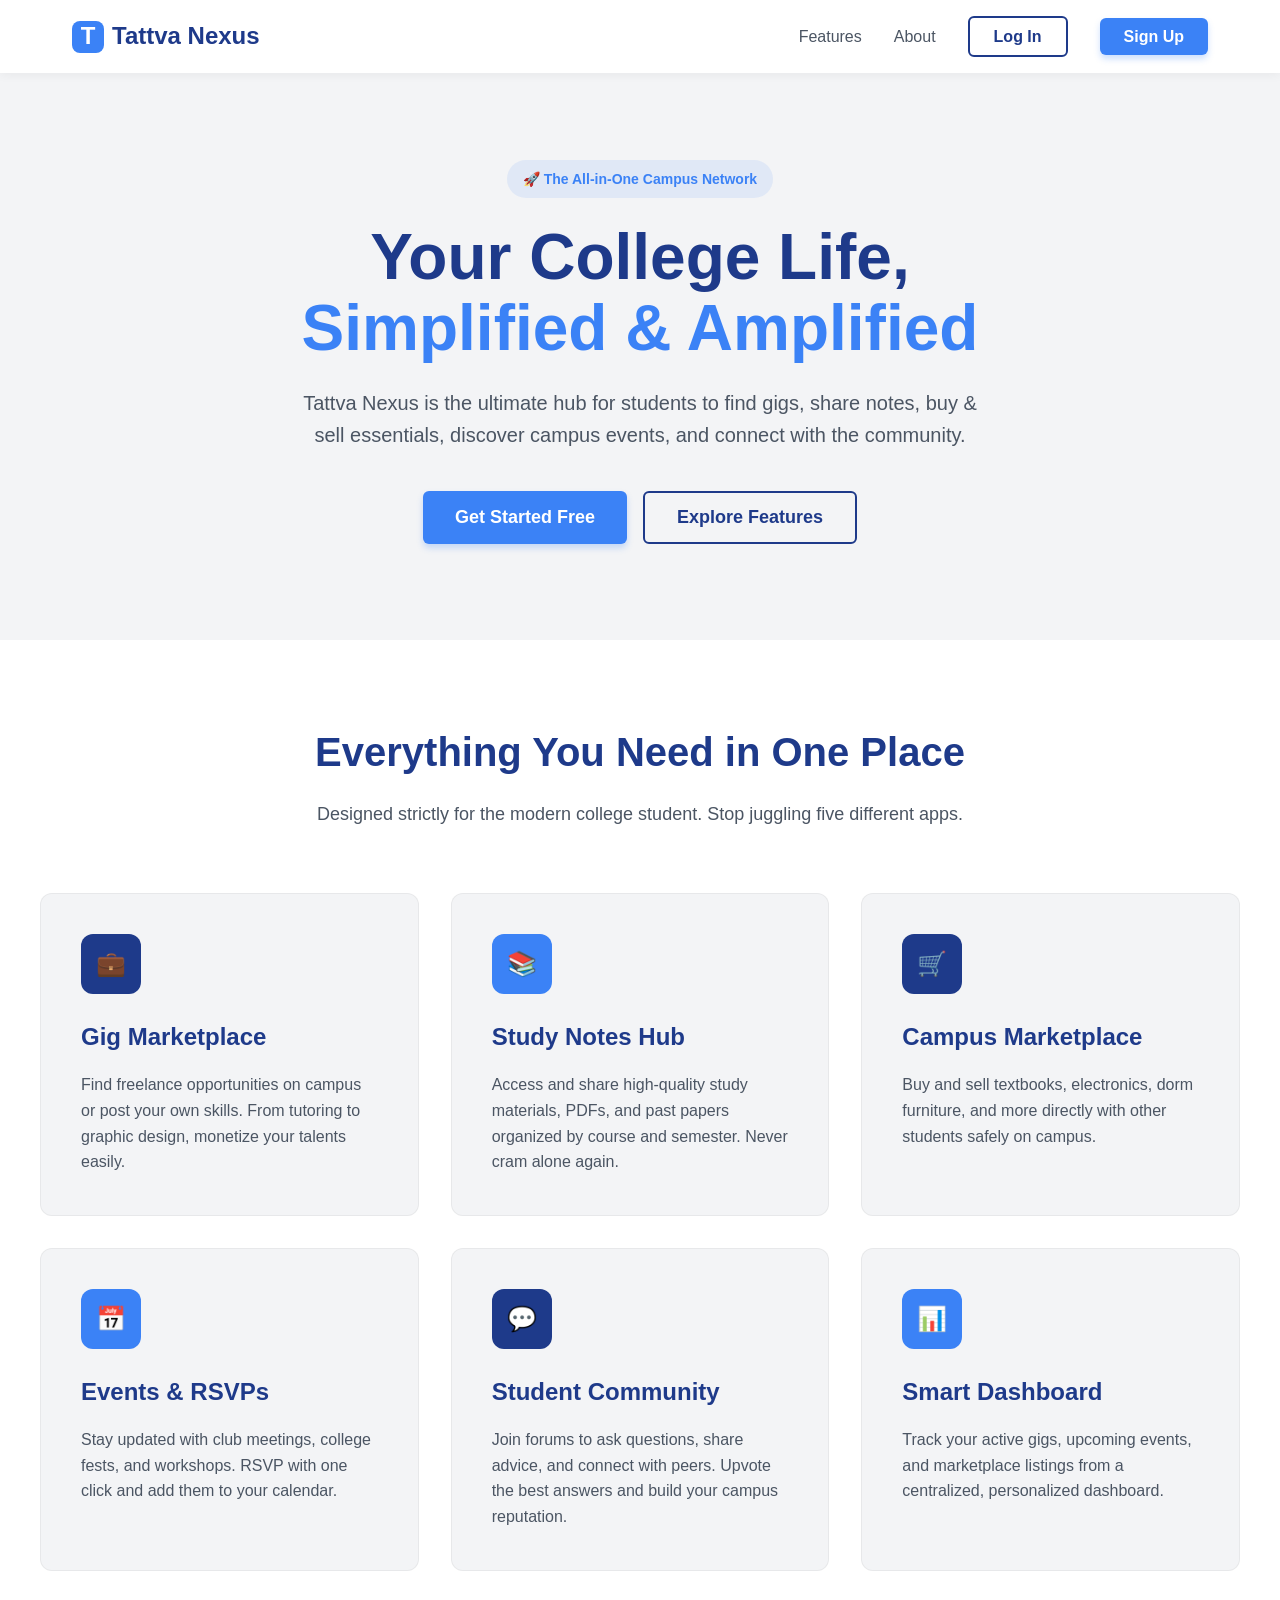
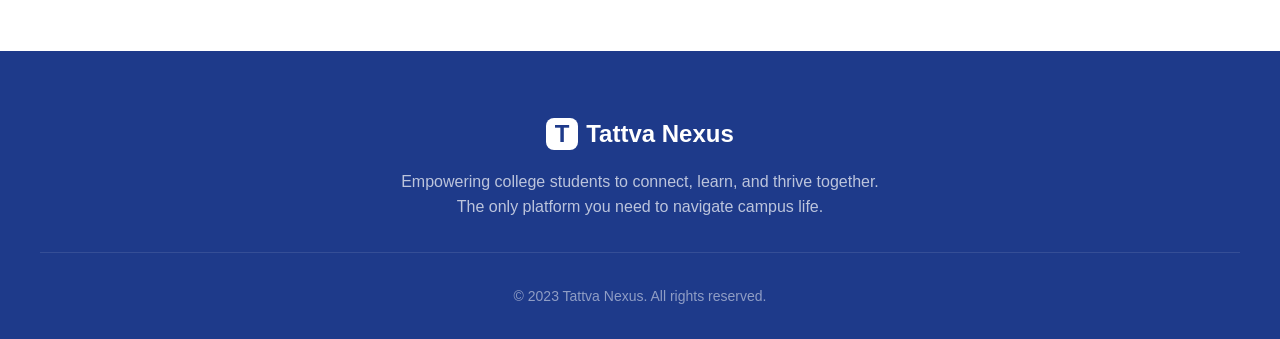
<file: index.html>
<!DOCTYPE html>
<html lang="en">
<head>
    <meta charset="UTF-8">
    <meta name="viewport" content="width=device-width, initial-scale=1.0">
    <title>Tattva Nexus | The Ultimate College Platform</title>
    <style>
        /* CSS Variables based on Global Design Rules */
        :root {
            --bg-color: #f3f4f6;
            --card-color: #ffffff;
            --primary-accent: #1e3a8a;
            --secondary-accent: #3b82f6;
            --text-color: #111827;
            --text-light: #4b5563;
        }

        /* Reset & Base Styles */
        * {
            margin: 0;
            padding: 0;
            box-sizing: border-box;
            font-family: 'Segoe UI', Roboto, Helvetica, Arial, sans-serif;
        }

        body {
            background-color: var(--bg-color);
            color: var(--text-color);
            line-height: 1.6;
        }

        a {
            text-decoration: none;
            color: inherit;
        }

        /* Navbar */
        header {
            background-color: var(--card-color);
            box-shadow: 0 2px 10px rgba(0, 0, 0, 0.05);
            position: fixed;
            width: 100%;
            top: 0;
            z-index: 1000;
        }

        .nav-container {
            max-width: 1200px;
            margin: 0 auto;
            padding: 1rem 2rem;
            display: flex;
            justify-content: space-between;
            align-items: center;
        }

        .logo {
            font-size: 1.5rem;
            font-weight: 800;
            color: var(--primary-accent);
            display: flex;
            align-items: center;
            gap: 0.5rem;
        }

        .logo-icon {
            width: 32px;
            height: 32px;
            background-color: var(--secondary-accent);
            border-radius: 8px;
            display: flex;
            justify-content: center;
            align-items: center;
            color: white;
            font-weight: bold;
        }

        .nav-links {
            display: flex;
            gap: 2rem;
            align-items: center;
        }

        .nav-link {
            font-weight: 500;
            color: var(--text-light);
            transition: color 0.3s ease;
        }

        .nav-link:hover {
            color: var(--secondary-accent);
        }

        .btn {
            padding: 0.6rem 1.5rem;
            border-radius: 6px;
            font-weight: 600;
            cursor: pointer;
            transition: all 0.3s ease;
            border: none;
            font-size: 1rem;
        }

        .btn-outline {
            background-color: transparent;
            color: var(--primary-accent);
            border: 2px solid var(--primary-accent);
        }

        .btn-outline:hover {
            background-color: var(--primary-accent);
            color: white;
        }

        .btn-primary {
            background-color: var(--secondary-accent);
            color: white;
            box-shadow: 0 4px 6px rgba(59, 130, 246, 0.25);
        }

        .btn-primary:hover {
            background-color: var(--primary-accent);
            box-shadow: 0 6px 8px rgba(30, 58, 138, 0.3);
            transform: translateY(-1px);
        }

        /* Hero Section */
        .hero {
            padding: 10rem 2rem 6rem;
            max-width: 1200px;
            margin: 0 auto;
            display: flex;
            flex-direction: column;
            align-items: center;
            text-align: center;
        }

        .hero-badge {
            background-color: rgba(59, 130, 246, 0.1);
            color: var(--secondary-accent);
            padding: 0.5rem 1rem;
            border-radius: 50px;
            font-size: 0.875rem;
            font-weight: 600;
            margin-bottom: 1.5rem;
        }

        .hero h1 {
            font-size: 4rem;
            line-height: 1.1;
            margin-bottom: 1.5rem;
            color: var(--primary-accent);
        }

        .hero h1 span {
            color: var(--secondary-accent);
        }

        .hero p {
            font-size: 1.25rem;
            color: var(--text-light);
            max-width: 700px;
            margin-bottom: 2.5rem;
        }

        .hero-buttons {
            display: flex;
            gap: 1rem;
        }

        .btn-large {
            padding: 0.875rem 2rem;
            font-size: 1.125rem;
        }

        /* Features Section */
        .features {
            background-color: var(--card-color);
            padding: 5rem 2rem;
        }

        .features-container {
            max-width: 1200px;
            margin: 0 auto;
        }

        .section-header {
            text-align: center;
            margin-bottom: 4rem;
        }

        .section-header h2 {
            font-size: 2.5rem;
            color: var(--primary-accent);
            margin-bottom: 1rem;
        }

        .section-header p {
            font-size: 1.125rem;
            color: var(--text-light);
        }

        .feature-grid {
            display: grid;
            grid-template-columns: repeat(auto-fit, minmax(300px, 1fr));
            gap: 2rem;
        }

        .feature-card {
            background-color: var(--bg-color);
            padding: 2.5rem;
            border-radius: 12px;
            transition: transform 0.3s ease, box-shadow 0.3s ease;
            border: 1px solid rgba(0,0,0,0.05);
        }

        .feature-card:hover {
            transform: translateY(-5px);
            box-shadow: 0 10px 25px rgba(0, 0, 0, 0.1);
        }

        .feature-icon {
            width: 60px;
            height: 60px;
            background-color: var(--primary-accent);
            color: white;
            border-radius: 12px;
            display: flex;
            justify-content: center;
            align-items: center;
            font-size: 1.5rem;
            margin-bottom: 1.5rem;
        }

        .feature-icon.alt {
            background-color: var(--secondary-accent);
        }

        .feature-card h3 {
            font-size: 1.5rem;
            margin-bottom: 1rem;
            color: var(--primary-accent);
        }

        .feature-card p {
            color: var(--text-light);
        }

        /* Footer */
        footer {
            background-color: var(--primary-accent);
            color: white;
            padding: 4rem 2rem 2rem;
            text-align: center;
        }

        .footer-content {
            max-width: 1200px;
            margin: 0 auto;
            display: flex;
            flex-direction: column;
            align-items: center;
        }

        .footer-logo {
            font-size: 1.5rem;
            font-weight: 800;
            margin-bottom: 1rem;
            display: flex;
            align-items: center;
            gap: 0.5rem;
        }

        .footer-text {
            color: rgba(255, 255, 255, 0.7);
            margin-bottom: 2rem;
            max-width: 500px;
        }

        .footer-bottom {
            border-top: 1px solid rgba(255, 255, 255, 0.1);
            padding-top: 2rem;
            width: 100%;
            color: rgba(255, 255, 255, 0.5);
            font-size: 0.875rem;
        }

        /* Responsive Design */
        @media (max-width: 768px) {
            .hero h1 {
                font-size: 2.5rem;
            }
            .nav-links {
                display: none;
            }
            .hero-buttons {
                flex-direction: column;
                width: 100%;
                max-width: 300px;
            }
        }
    </style>
</head>
<body>

    <!-- Header / Navbar -->
    <header>
        <div class="nav-container">
            <div class="logo">
                <div class="logo-icon">T</div>
                Tattva Nexus
            </div>
            <nav class="nav-links">
                <a href="#features" class="nav-link">Features</a>
                <a href="#" class="nav-link">About</a>
                <button class="btn btn-outline" onclick="window.location.href='login.html'">Log In</button>
                <button class="btn btn-primary" onclick="window.location.href='login.html'">Sign Up</button>
            </nav>
        </div>
    </header>

    <!-- Hero Section -->
    <main>
        <section class="hero">
            <div class="hero-badge">🚀 The All-in-One Campus Network</div>
            <h1>Your College Life,<br><span>Simplified & Amplified</span></h1>
            <p>Tattva Nexus is the ultimate hub for students to find gigs, share notes, buy & sell essentials, discover campus events, and connect with the community.</p>
            <div class="hero-buttons">
                <button class="btn btn-primary btn-large" onclick="window.location.href='login.html'">Get Started Free</button>
                <button class="btn btn-outline btn-large" onclick="document.getElementById('features').scrollIntoView({behavior: 'smooth'})">Explore Features</button>
            </div>
        </section>

        <!-- Features Section -->
        <section id="features" class="features">
            <div class="features-container">
                <div class="section-header">
                    <h2>Everything You Need in One Place</h2>
                    <p>Designed strictly for the modern college student. Stop juggling five different apps.</p>
                </div>
                
                <div class="feature-grid">
                    <!-- Feature 1 -->
                    <div class="feature-card">
                        <div class="feature-icon">💼</div>
                        <h3>Gig Marketplace</h3>
                        <p>Find freelance opportunities on campus or post your own skills. From tutoring to graphic design, monetize your talents easily.</p>
                    </div>

                    <!-- Feature 2 -->
                    <div class="feature-card">
                        <div class="feature-icon alt">📚</div>
                        <h3>Study Notes Hub</h3>
                        <p>Access and share high-quality study materials, PDFs, and past papers organized by course and semester. Never cram alone again.</p>
                    </div>

                    <!-- Feature 3 -->
                    <div class="feature-card">
                        <div class="feature-icon">🛒</div>
                        <h3>Campus Marketplace</h3>
                        <p>Buy and sell textbooks, electronics, dorm furniture, and more directly with other students safely on campus.</p>
                    </div>

                    <!-- Feature 4 -->
                    <div class="feature-card">
                        <div class="feature-icon alt">📅</div>
                        <h3>Events & RSVPs</h3>
                        <p>Stay updated with club meetings, college fests, and workshops. RSVP with one click and add them to your calendar.</p>
                    </div>

                    <!-- Feature 5 -->
                    <div class="feature-card">
                        <div class="feature-icon">💬</div>
                        <h3>Student Community</h3>
                        <p>Join forums to ask questions, share advice, and connect with peers. Upvote the best answers and build your campus reputation.</p>
                    </div>

                    <!-- Feature 6 -->
                    <div class="feature-card">
                        <div class="feature-icon alt">📊</div>
                        <h3>Smart Dashboard</h3>
                        <p>Track your active gigs, upcoming events, and marketplace listings from a centralized, personalized dashboard.</p>
                    </div>
                </div>
            </div>
        </section>
    </main>

    <!-- Footer -->
    <footer>
        <div class="footer-content">
            <div class="footer-logo">
                <div class="logo-icon" style="background-color: white; color: var(--primary-accent);">T</div>
                Tattva Nexus
            </div>
            <p class="footer-text">Empowering college students to connect, learn, and thrive together. The only platform you need to navigate campus life.</p>
            <div class="footer-bottom">
                &copy; 2023 Tattva Nexus. All rights reserved.
            </div>
        </div>
    </footer>

    <!-- Scripts -->
    <script>
        // Simple JS for smooth scrolling when clicking nav links
        document.querySelectorAll('a[href^="#"]').forEach(anchor => {
            anchor.addEventListener('click', function (e) {
                e.preventDefault();
                document.querySelector(this.getAttribute('href')).scrollIntoView({
                    behavior: 'smooth'
                });
            });
        });
    </script>
</body>
</html>
</file>
